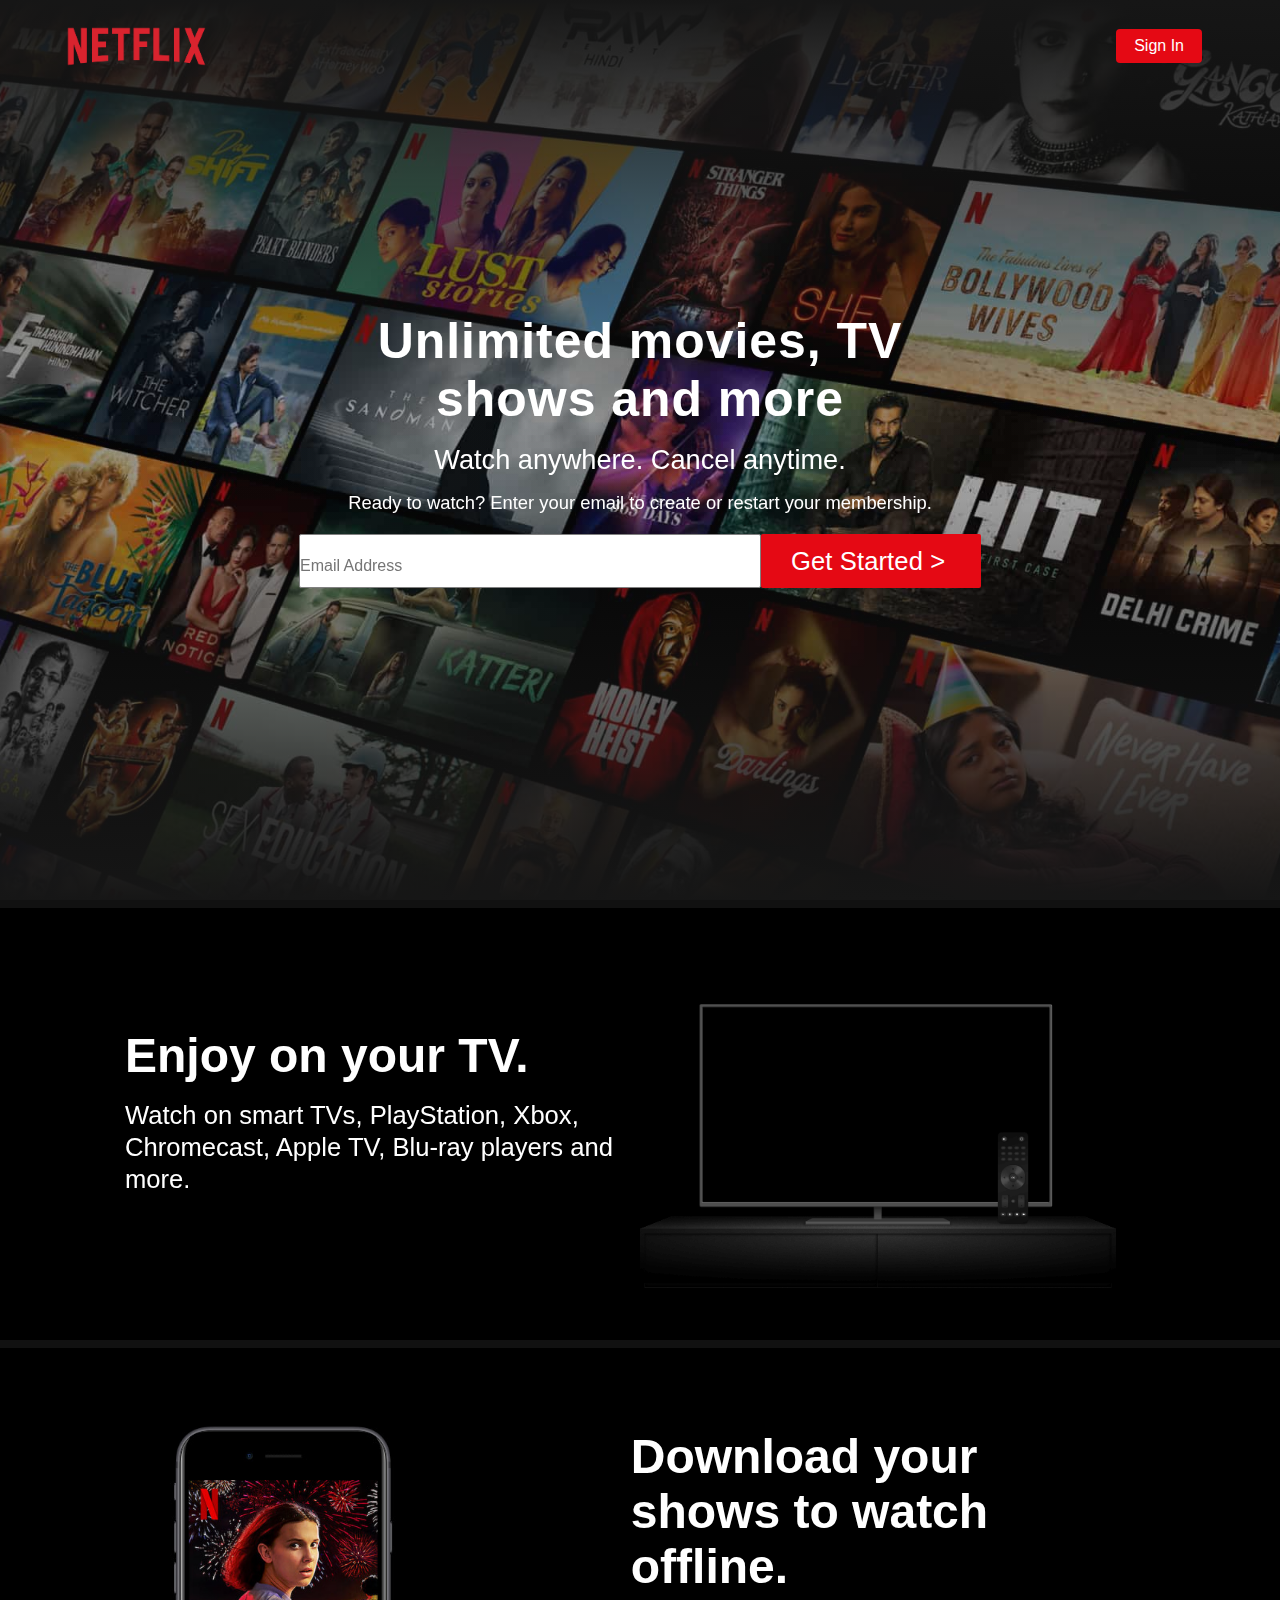
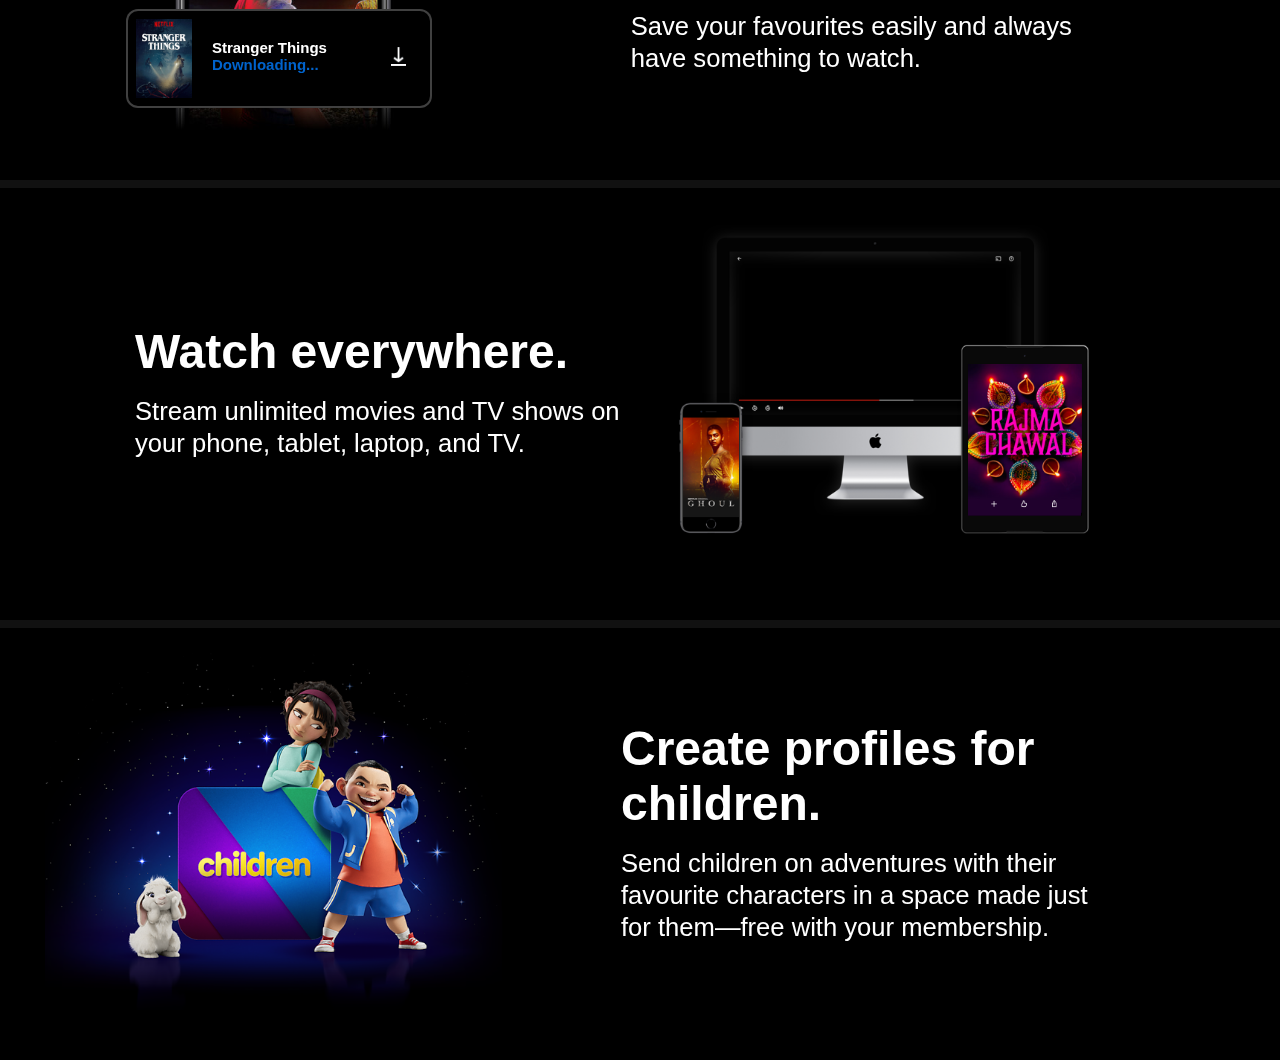
<file: index.html>
<!DOCTYPE html>
<html lang="en">
<head>
    <meta charset="UTF-8">
    <meta http-equiv="X-UA-Compatible" content="IE=edge">
    <meta name="viewport" content="width=device-width, initial-scale=1.0">
    <link rel="icon" href="assets/NetflixIcon (1).ico">
    <link rel="stylesheet" href="style.css">
    <title>Netflix India - Watch TV Shows Online, Watch Movies Online </title>
</head> 
<body>
    <section class="container">
        <div class="head">
            <img src="assets/NetflixLogo.png" alt="logo">
            <a href="login.html">Sign In</a>
        </div>
    </section>
    <section class="banner"> 
            <img src="assets/banner.img" alt="banner" class="fit">
        <div class="box">
            <div class="heading">
                <h2>Unlimited movies, TV shows and more </h2>
                <h5>Watch anywhere. Cancel anytime.</h5>
                <p>Ready to watch? Enter your email to create or restart your membership.</p>
            </div>
            <div class="Email">
                <input type="text" placeholder="Email Address">
                <a href="moviezone.html">Get Started > </a>
            </div>
        </div>
    </section>

    <section class="style-cards">
        
        <div class="card-1">
            <div class="desc-1">
                <h1>Enjoy on your TV.</h1>
                <p>Watch on smart TVs, PlayStation, Xbox, Chromecast, Apple TV, Blu-ray players and more.</p>
            </div>
            <img src="assets/part1img.png" alt="part1img">
            <video class="video-1" autoplay="" playsinline="" muted="" loop="">
                <source src="assets/part1videoslide.m4v" type="video/mp4">
            </video>
        </div>
       
        <!-- card-2- -->
      <div class="card-2">
        <div class="desc-2">
          <h1>Download your shows to watch offline.</h1>
          <p>Save your favourites easily and always have something to watch.</p>
          <p></p>
        </div>

        <img src="./assets/card2Img.jpg" alt="tv" />
        <div class="downloading">
          <img class="small" src="assets/STimg.png" alt="small_image" />
          <h1>Stranger Things <span> Downloading...</span></h1>

          <span>
            <img
              class="icon"
              src="./assets/download-icon.gif"
              alt="download-icon"
            />
          </span>
        </div>
      </div>

        <div class="card-3">
            <div class="desc-3">
                <h1>Watch everywhere.</h1>
                <p>Stream unlimited movies and TV shows on your phone, tablet, laptop, and TV.</p>
            </div>
            <img src="assets/part3img.png" alt="part3img">
            <video class="video-1" autoplay="" playsinline="" muted="" loop="">
                <source src="assets/part3videoslide.m4v" type="video/mp4">
            </video>
        </div>

        <div class="card-4">
            <img src="assets/part4img.png" alt="part4img">
           
            <div class="desc-4">
                <h1>Create profiles for children.</h1>
                <p>Send children on adventures with their favourite characters in a space made just for them—free with your membership.</p>
            </div>
        </div>
    </section>

</body>
</html>
</file>
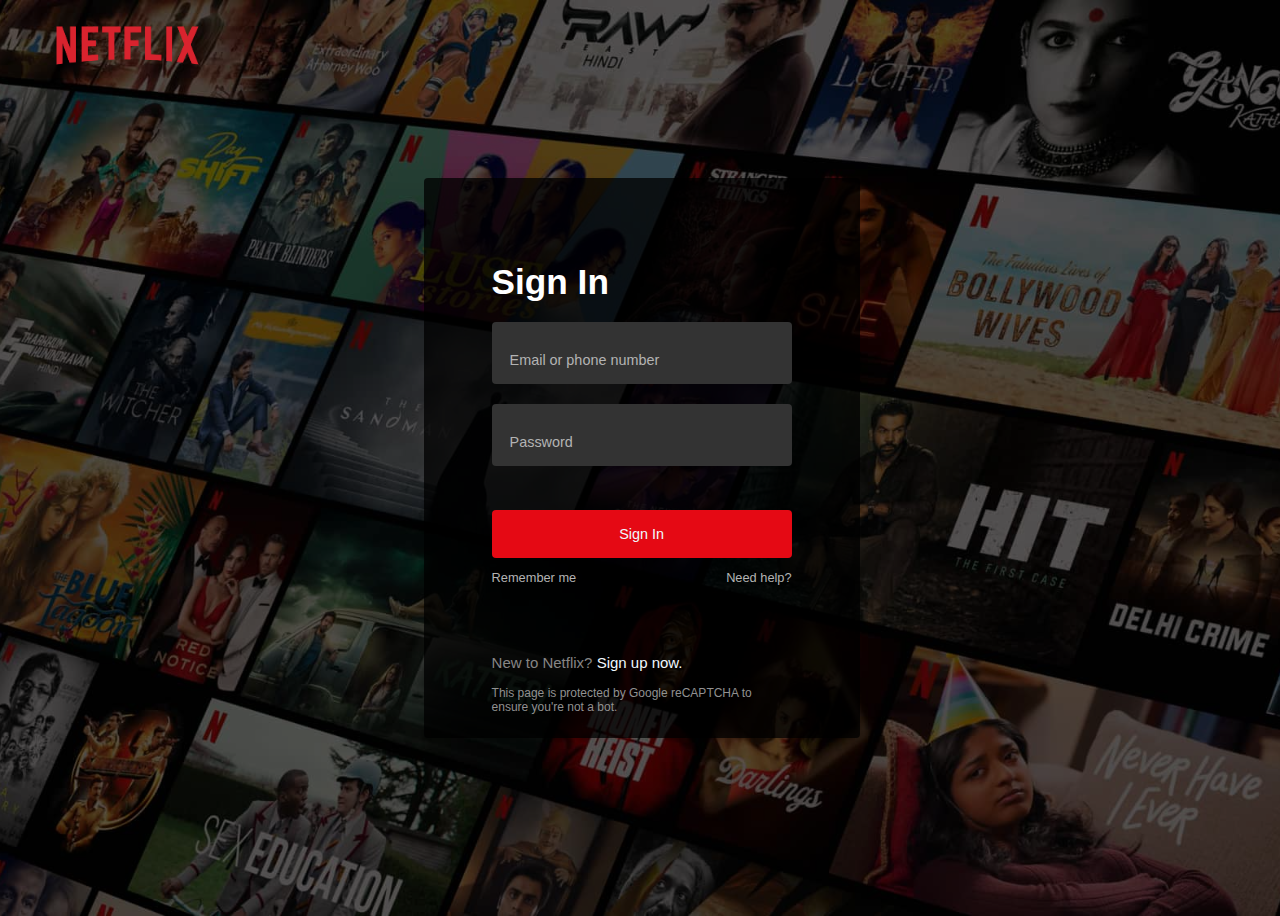
<file: login.html>
<!DOCTYPE html>
<html lang="en" >
<head>
  <meta charset="UTF-8">
  <link rel="icon" href="assets/NetflixIcon (1).ico">
  <title>Netflix Login-Page</title>
  <link rel="stylesheet" href="login.css">
</head>
<body>
<a class="logo" href="index.html" ><img src="./assets/NetflixLogo.png"/></a>
<div class="login">
  <h1 class="title">Sign In</h1>
  <div class="group">
    <input class="input" type="text" required="true"/>
    <label class="label">Email or phone number</label>
  </div>
  <div class="group">
    <input class="input" type="password" required="true"/>
    <label class="label">Password</label>
  </div>
  <button class="sign_btn" type="button" ><a href="moviezone.html">Sign In</a></button>
  <div class="login2">
    <a class="remember" href="#">Remember me</a>
    <a class="help" href="https://www.netflix.com/in/LoginHelp">Need help?</a>
</div>
<br>
<br>
<br>
<div class="login3">
    <p class="sign">New to Netflix? <a href="index.html">Sign up now.</p></a>
    <p class="captcha">This page is protected by Google reCAPTCHA to ensure you're not a bot.</p>
    
</div>

</div>
  
</body>
</html>
</file>
<file: style.css>
*{
    margin: 0px;
    padding: 0px;
    direction: ltr;

}

body{
  font-family: Arial, Helvetica, sans-serif;
  background-color: #000000;
}

/* container-header-css */

.container .head{
    /* background-color: rgb(60, 60, 160); */
    position: absolute;
    top: 0px;
    left: 0px;
    width: 90%;
    display: flex;
    justify-content: space-between;
    align-items: center;
    z-index: 1000;
    padding: 10px 50px;    
}

.container .head a{
    text-decoration: none;
    background-color: #E50914;
    color: white;
    padding: 8px 18px;
    border-radius: 4px;
}

.container .head img{
    width: 15%;
}

/* banner-section-css */

.banner{
    width: 100%;
    height:100vh;
}

.banner .fit{
    width: 100%;
    height: 100%;
    position: absolute;
    top: 0px;
    left: 0px;
    object-fit: cover;
}

.banner .box{
    position: absolute;
    left: 50%;
    top: 50%;
    transform: translate(-50%, -50%);
    z-index: 1000;
}

.banner .box .heading h2{
    color: white;
    font-size: 3.12em;
    letter-spacing: 1px;
    width: 90%;
    font-weight: 700;
}

.banner .box .heading h5{
    color: white;
    font-size: 1.7em;
    font-weight: 400;
    padding: 1rem;
}

.banner .box .heading p{
    color: white;
    font-size: 1.15em;
    font-weight: 400;
    padding-bottom: 20px;
   
}

.banner .box .heading{
    display: flex;
    flex-direction: column;
    justify-content: center;
    align-items: center;
    text-align: center;
}

.banner .box .Email input{
    height: 42px;
    min-width: 450px;
    align-items: center;
    justify-content: center;
    outline: none;
    border: 1px solid grey;
    color: black;
    font-size: 16px;
    border-radius: 2px;
    padding: 10px 10px 0 0;
}

.banner .box .Email{
    display: flex;
    flex-direction: row;
    justify-content: center;
    align-items: center;
}

/* .banner .box .Email input ::placeholder {
    position: absolute;
    top: 20px;
    left: 10px; 
} */

.banner .box .Email a{
    background: #E50914;
    text-decoration: none;
    color: white;
    font-size: 1.6rem;
    font-weight: 400;
    line-height: 54px;
    min-width: 160px;
    letter-spacing: 0.1px;
    border-radius: 2px;
    padding: 0 30px;
}

.banner:before{
    content: '';
    position: absolute;
    top: 0;
    left: 0;
    width: 100%;
    height: 500px;
    z-index: 1;
    background: linear-gradient(to bottom, rgb(22, 22, 22), transparent);
}


.banner:after{
    content: '';
    position: absolute;
    bottom: 0;
    left: 0;
    width: 100%;
    height: 500px;
    z-index: 1;
    background: linear-gradient(to top,rgb(22, 22, 22), transparent);
}

/* card-box-css */
.card-1,
.card-2,
.card-3,
.card-4
{
    border-top: 8px solid #111;
    padding: 50px;
    color: #fff;    
}

/* card-1--css--- */

.card-1{
    position: relative;
    align-items: center;
    display: grid;
    grid-template-columns: 50% 40%;
    text-align: left;
    padding: 25px 45px 50px ;

}

.desc-1{
    padding-left: 80px;
}


.style-cards h1{
    font-size: 3rem;
    padding-bottom: 1rem;
}

.style-cards p{
    font-size: 1.6rem;
    line-height: 2rem;
}

.card-1 .video-1 {
    position: relative;
    grid-column: 2/2;
    grid-row: 1/2;
    z-index: -1;
    width: 75%;
    max-width: 100%;
    height: auto;
    box-sizing: content-box;
    margin-left: 14%;
}

.card-1 img{
    
    max-width: 100%;
    height: auto;
    grid-column: 2/2;
    grid-row: 1/2;
    
}

/* card-2--css--- */

.card-2 .downloading{
    position: relative;
    background-color: #000;
    border: 2px solid #ffffff40;
    border-radius: .75em;
    padding: 8px;
    display: flex;
    align-items: center;
    justify-content: space-between ;
    left: 17%;
    grid-column: 1/2;
    grid-row: 1/2;
    top: 30%;
    max-width:60%;
    
}
.card-2{
    position: relative;
    align-items: center;
    display: grid;
    grid-template-columns: 40% 50%;
    text-align: left;
    padding: 25px 45px 50px ;
    
}

.desc-2{
    padding-left: 80px;
    margin-left: 5%;

}

.card-2 .downloading h1{
    font-size: 15px;
    padding-top: 10px;
    padding-left: 20px;
   
}
.card-2 .downloading span{
    font-family: Arial, Helvetica, sans-serif;
    color: #0063cc;
    font-weight: ;
}

.card-2 img{
    max-width: 100%;
    grid-column: 1/2;
    grid-row: 1/2;
    
}


.card-2 .downloading .small{
    width: 56px;
    max-width: 100%;
   
}

.card-2 .downloading .icon{
    width: 65px;
    max-width: 100%;
   
}

/* card-3--css--- */

.card-3{
    position: relative;
    align-items: center;
    display: grid;
    grid-template-columns: 50% 40%;
    text-align: left;
    padding: 25px 45px 50px ;
    
}
.desc-3{
    padding-left: 90px;
}

.card-3 video {
    position: relative;
    box-sizing: content-box;
    grid-column: 2/2;
    grid-row: 1/2;
    z-index: -1;
    width: 60%;
    max-width: 100%;
    height: auto;
    margin-left: 20%;
    bottom: 20%;
}
.card-3 img{
    max-width: 100%;
    height: auto;
    grid-column: 2/2;
    grid-row: 1/2;      
}

.card-4{
    position: relative;
    display: inline-grid;
    grid-template-columns: 40% 50%;
    text-align: left;
    align-items: center;
    padding: 25px 45px 50px;
}

.card-4 img{
    width: 100%;
}

.desc-4{
    padding-left: 100px;
    /* padding-right: 20px; */
}
</file>
<file: login.css>
body {
    position: relative;
    display: flex;
    align-items: center;
    justify-content: center;
    width: 99%;
    height: 100vh;
    background-image: url(assets/banner.img);
    background-repeat: no-repeat;
    background-position: center;
    background-size: cover;
    font-family: Arial, Helvetica, sans-serif;
    background-color: #6d6a6a;
    background-blend-mode: multiply;
  }
 .logo {
    position: absolute;
    align-self: flex-start;
    left: 30px;
  }
 .logo img {
    height: 75px;
    width: auto;
  }
 .login {
    display: flex;
    flex-direction: column;
    background: rgba(0, 0, 0, 0.75);
    border-radius: 4px;
    width: 300px;
    height: 460px;
    padding: 60px 68px 40px;
  }
 .title {
    margin-bottom: 20px;
    font-size: 2.2rem;
    font-weight: 600;
    color: #fff;
  }
 .group {
    position: relative;
    z-index: 10;
    display: flex;
  }
 .label {
    position: absolute;
    z-index: 150;
    color: #b3b3b3;
    font-size: 0.9rem;
    top: 30px;
    left: 18px;
    transition: all 300ms ease-in;
  }
 .input {
    width: 100%;
    position: relative;
    z-index: 100;
    background: #333;
    margin-bottom: 20px;
    border-radius: 4px;
    border: none;
    opacity: 1;
    font-size: 1rem;
    color: #fff;
    line-height: 50px;
    padding: 12px 18px 0;
  }
 .input:focus + .label {
    top: 15px;
    font-size: 0.7rem;
  }
 .sign_btn {
    margin: 24px 0 12px;
    padding: 16px;
    color: #fff;
    background: #e50914;
    font-size: 0.9rem;
    border: none;
    border-radius: 4px;
    cursor: pointer;
  }
 .login2 {
    position: relative;
    z-index: 100;
    display: flex;
    justify-content: space-between;
  }
 .remember {
    font-size: 0.8rem;
    color: #b3b3b3;
    text-decoration: none;
  }
 .help {
    transition: all 0.3s ease-in;
    color: #b3b3b3;
    font-size: 0.8rem;
  }
 .help:hover {
    text-decoration: underline;
  }
  
  ::-moz-placeholder {
    font-size: 0.7rem;
  }
  
  :-ms-input-placeholder {
    font-size: 0.7rem;
  }
  
  ::placeholder {
    font-size: 0.7rem;
  }

 .sign{
    color: #868585;
    font-weight: lighter;
    font-size: 15px;
  }

  a{
    color: aliceblue;
    text-decoration: none;
  }

  .captcha{
    color: #919191;
    font-weight: lighter;
    font-size: 12px;
  }
</file>
